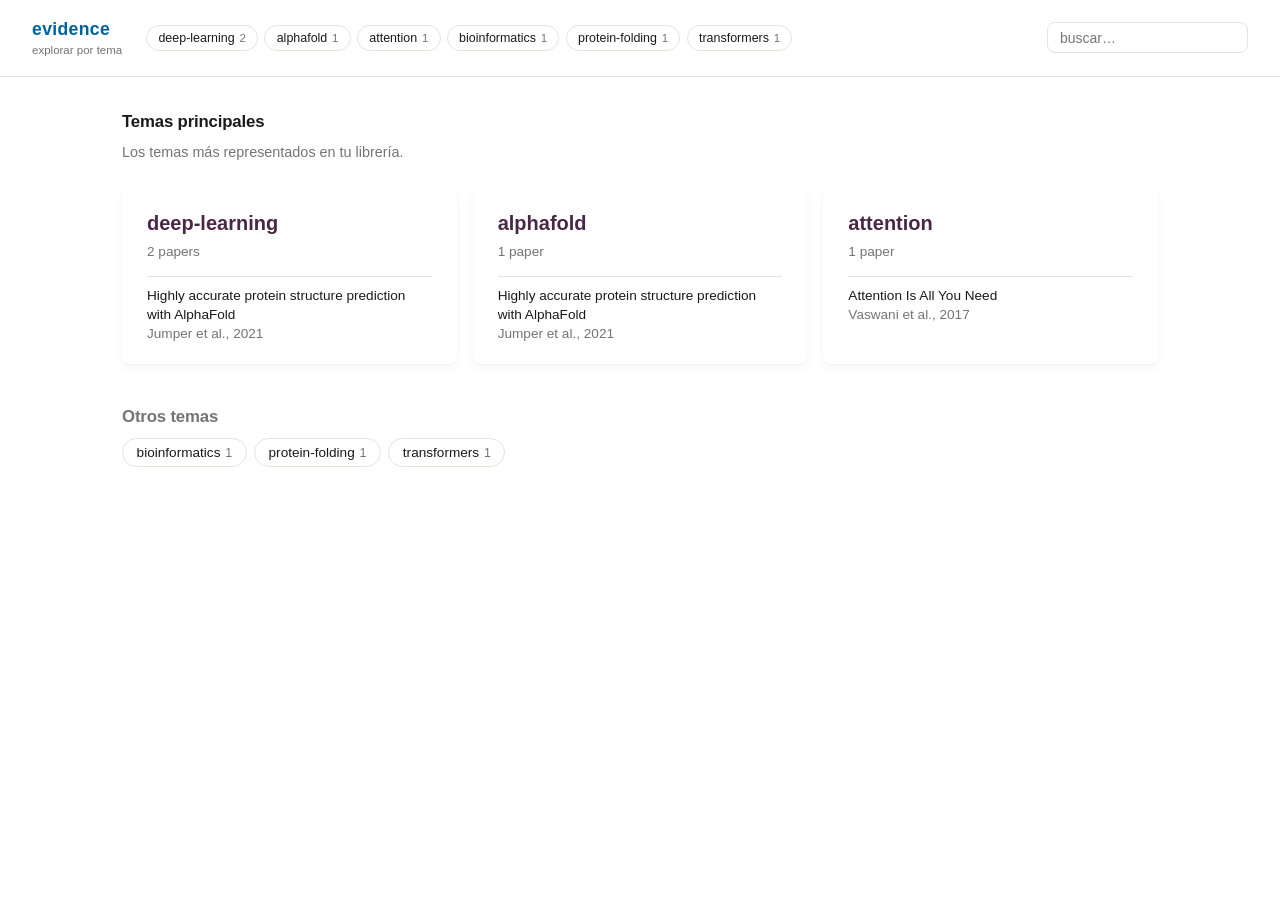
<file: index.html>
<!DOCTYPE html>
<html lang="es">
<head>
  <meta charset="UTF-8">
  <meta name="viewport" content="width=device-width, initial-scale=1.0">
  <title>evidence · temas</title>
  <link rel="stylesheet" href="styles.css">
</head>
<body>
  <header>
    <div class="brand">
      <h1>evidence</h1>
      <p class="tagline">explorar por tema</p>
    </div>
    <button id="back" class="hidden" type="button">← Todos los temas</button>
    <nav id="header-tags" class="header-tags" aria-label="Atajos por tema"></nav>
    <input id="q" type="search" placeholder="buscar…" autocomplete="off">
  </header>

  <main>
    <!-- Landing: categorías -->
    <section id="categories">
      <h2>Temas principales</h2>
      <p class="muted-sub">Los temas más representados en tu librería.</p>
      <div class="primary-grid" id="primary-tags"></div>

      <h2 class="secondary-heading">Otros temas</h2>
      <div class="secondary-row" id="secondary-tags"></div>
    </section>

    <!-- Papers para un tag -->
    <section id="tag-papers" class="hidden">
      <h2 id="tag-title"></h2>
      <p id="tag-meta" class="muted-sub"></p>
      <ol id="papers-list"></ol>
    </section>

    <!-- Detalle de un paper -->
    <section id="detail" class="hidden"></section>
  </main>

  <script src="vendor/marked.min.js"></script>
  <script src="app.js"></script>
</body>
</html>
</file>
<file: styles.css>
/* evidence — sitio principal.
   Navegación primero por tema (temas como cards grandes), drill-down a papers,
   detalle con markdown rendering. Tags rankeados por frecuencia: top N son
   "primarios" (cards), resto secundarios (chips).
   Paleta custom del autor — color sólo donde aporta significado. */

:root {
  /* Superficies */
  --bg:          #ffffff;
  --surface:     #ffffff;
  --surface-soft:#fff6e0;        /* crema — highlights muy suaves */
  /* Texto */
  --ink:         #1a1a1a;        /* cuerpo */
  --brand:       #4a2746;        /* púrpura — brand + headings */
  --muted:       #747474;        /* gris — secundario */
  --rule:        #e8e3da;        /* tan claro — bordes/reglas */
  /* Interacción */
  --accent:      #0062a0;        /* azul — links, estado activo */
  --accent-soft: #e5f0f7;        /* azul muy diluido */
  /* Estado / éxito */
  --success:      #75924e;       /* oliva — leído (✓) */
  /* Reservados para roles futuros (no usados ahora) */
  --warn:         #e88663;       /* coral — error o alerta */
  --warm:         #bca493;       /* tan — destacar superficies cálidas */
  /* Atajos */
  --shadow:      0 1px 2px rgba(0,0,0,0.04), 0 4px 12px rgba(0,0,0,0.04);
  --radius:      8px;
}

* { box-sizing: border-box; }
body {
  margin: 0;
  font-family: -apple-system, BlinkMacSystemFont, "Segoe UI", sans-serif;
  background: var(--bg);
  color: var(--ink);
  line-height: 1.5;
  font-size: 15px;
}

.hidden { display: none !important; }
.muted-sub { color: var(--muted); font-size: 0.9rem; margin: 0 0 1.5rem 0; }

/* Header */
header {
  display: flex;
  align-items: center;
  gap: 1rem;
  padding: 1rem 2rem;
  background: var(--surface);
  border-bottom: 1px solid var(--rule);
  position: sticky;
  top: 0;
  z-index: 10;
}
.brand h1 {
  margin: 0;
  font-size: 1.1rem;
  font-weight: 600;
  color: var(--accent);
  letter-spacing: 0.02em;
}
.tagline {
  margin: 0;
  font-size: 0.72rem;
  color: var(--muted);
}
#back {
  font-family: inherit;
  font-size: 0.85rem;
  background: none;
  border: 1px solid var(--rule);
  padding: 0.35rem 0.8rem;
  border-radius: var(--radius);
  cursor: pointer;
  color: var(--ink);
}
#back:hover { border-color: var(--accent); color: var(--accent); }
/* Header tags: atajos rápidos a cada tema, entre brand y buscar. */
.header-tags {
  flex: 1;
  display: flex;
  flex-wrap: nowrap;
  gap: 0.4rem;
  overflow-x: auto;
  scrollbar-width: none;          /* Firefox */
  margin: 0 0.5rem;
  padding: 0.15rem 0;
  min-width: 0;                   /* permite encogerse */
}
.header-tags::-webkit-scrollbar { display: none; } /* Safari/Chrome */
.header-tag {
  flex-shrink: 0;
  font-family: inherit;
  font-size: 0.78rem;
  padding: 0.3rem 0.7rem;
  border: 1px solid var(--rule);
  background: var(--surface);
  color: var(--ink);
  border-radius: 999px;
  cursor: pointer;
  white-space: nowrap;
  transition: border-color 0.12s, background 0.12s, color 0.12s;
}
/* Sin distinción visual por jerarquía en los chips: todos iguales por defecto.
   La diferenciación primarios/secundarios ocurre en la landing (cards vs chips). */
.header-tag .count {
  margin-left: 0.3rem;
  color: var(--muted);
  font-size: 0.72rem;
  font-weight: normal;
}
.header-tag.active {
  background: var(--accent);
  color: var(--surface);
  border-color: var(--accent);
}
.header-tag.active .count { color: rgba(255,255,255,0.8); }
.header-tag:hover:not(.active) {
  border-color: var(--accent);
  color: var(--accent);
}

#q {
  flex-shrink: 0;
  font-family: inherit;
  font-size: 0.875rem;
  padding: 0.4rem 0.75rem;
  border: 1px solid var(--rule);
  border-radius: var(--radius);
  min-width: 200px;
  background: var(--surface);
}
#q:focus { outline: 2px solid var(--accent); outline-offset: -1px; border-color: transparent; }

main {
  max-width: 1100px;
  margin: 2rem auto 4rem auto;
  padding: 0 2rem;
}

h2 {
  font-size: 1.05rem;
  font-weight: 600;
  margin: 2rem 0 0.5rem 0;
  letter-spacing: -0.01em;
}
.secondary-heading { color: var(--muted); margin-top: 2.5rem; }

/* Primary tag cards */
.primary-grid {
  display: grid;
  grid-template-columns: repeat(auto-fill, minmax(280px, 1fr));
  gap: 1rem;
  margin-top: 1rem;
}
.primary-card {
  background: var(--surface);
  border-radius: var(--radius);
  padding: 1.25rem 1.5rem;
  box-shadow: var(--shadow);
  cursor: pointer;
  transition: transform 0.15s ease, box-shadow 0.15s ease, border-color 0.15s ease;
  border: 1px solid transparent;
}
.primary-card:hover {
  transform: translateY(-2px);
  box-shadow: 0 2px 4px rgba(0,0,0,0.06), 0 8px 24px rgba(0,0,0,0.08);
  border-color: var(--accent);
}
.primary-card .tag-name {
  font-size: 1.25rem;
  font-weight: 600;
  margin-bottom: 0.2rem;
  color: var(--brand);
}
.primary-card .tag-count {
  font-size: 0.85rem;
  color: var(--muted);
}
.primary-card .preview {
  margin-top: 0.85rem;
  font-size: 0.85rem;
  color: var(--muted);
  border-top: 1px solid var(--rule);
  padding-top: 0.6rem;
  line-height: 1.4;
}
.primary-card .preview-title {
  color: var(--ink);
  font-weight: 500;
}

/* Secondary tag chips */
.secondary-row {
  display: flex;
  flex-wrap: wrap;
  gap: 0.45rem;
  margin-top: 0.5rem;
}
.secondary-chip {
  background: var(--surface);
  border: 1px solid var(--rule);
  padding: 0.4rem 0.85rem;
  border-radius: 999px;
  font-size: 0.85rem;
  cursor: pointer;
  font-family: inherit;
  color: var(--ink);
}
.secondary-chip .count {
  color: var(--muted);
  margin-left: 0.3rem;
  font-size: 0.78rem;
}
.secondary-chip:hover {
  border-color: var(--accent);
  background: var(--accent-soft);
  color: var(--accent);
}

/* Tag-papers view */
#tag-papers h2 {
  font-size: 1.6rem;
  margin-top: 0;
  color: var(--brand);
}
#papers-list {
  list-style: none;
  padding: 0;
  display: grid;
  grid-template-columns: repeat(auto-fill, minmax(360px, 1fr));
  gap: 1rem;
}
.paper-card {
  background: var(--surface);
  border-radius: var(--radius);
  padding: 1rem 1.25rem;
  box-shadow: var(--shadow);
  cursor: pointer;
  transition: transform 0.12s ease;
}
.paper-card:hover { transform: translateY(-1px); }
.paper-card .title {
  font-weight: 600;
  margin-bottom: 0.25rem;
  line-height: 1.3;
}
.paper-card .authors {
  font-size: 0.85rem;
  color: var(--muted);
}
.paper-card .mini-tags {
  margin-top: 0.6rem;
  display: flex;
  flex-wrap: wrap;
  gap: 0.25rem;
}
.paper-card .mini-tag {
  font-size: 0.7rem;
  background: var(--bg);
  border: 1px solid var(--rule);
  padding: 0.12rem 0.45rem;
  border-radius: 999px;
  color: var(--muted);
}
.paper-card .mini-tag.active {
  background: var(--accent-soft);
  color: var(--accent);
  border-color: var(--accent);
}

/* Detail */
#detail {
  max-width: 700px;
  margin: 0 auto;
  background: var(--surface);
  padding: 2rem;
  border-radius: var(--radius);
  box-shadow: var(--shadow);
}
.back-btn {
  font-family: inherit;
  font-size: 0.85rem;
  background: none;
  border: 1px solid var(--rule);
  padding: 0.35rem 0.8rem;
  border-radius: var(--radius);
  cursor: pointer;
  color: var(--muted);
  margin-bottom: 1.25rem;
}
.back-btn:hover { color: var(--accent); border-color: var(--accent); }
#detail h2.title {
  font-size: 1.4rem;
  line-height: 1.3;
  margin: 0 0 0.5rem 0;
  color: var(--brand);
}
.muted { color: var(--muted); }
.italic { font-style: italic; margin: 0.25rem 0 0 0; }
.section-h {
  font-size: 0.72rem;
  text-transform: uppercase;
  letter-spacing: 0.06em;
  color: var(--muted);
  margin: 1.5rem 0 0.4rem 0;
  font-weight: 600;
}
.section-body { font-size: 0.95rem; line-height: 1.6; }
.section-body p { margin: 0.5rem 0; }
.section-body ul { padding-left: 1.25rem; }
.section-body code {
  font-family: ui-monospace, SFMono-Regular, monospace;
  font-size: 0.85em;
  background: var(--surface-soft);
  padding: 0.05rem 0.3rem;
  border-radius: 3px;
}
.section-body pre {
  background: var(--surface-soft);
  padding: 0.6rem 0.8rem;
  border-radius: var(--radius);
  overflow-x: auto;
  font-size: 0.8rem;
}
.section-body pre code { background: none; padding: 0; }
.section-body a { color: var(--accent); }
.section-body blockquote {
  border-left: 3px solid var(--accent);
  padding-left: 0.75rem;
  color: var(--muted);
  margin: 0.75rem 0;
}
.detail-tags {
  margin-top: 1.5rem;
  display: flex;
  flex-wrap: wrap;
  gap: 0.35rem;
}
.detail-tags .chip {
  font-size: 0.8rem;
  padding: 0.25rem 0.65rem;
  background: var(--accent-soft);
  color: var(--accent);
  border-radius: 999px;
  cursor: pointer;
  border: 1px solid var(--accent);
}
.detail-links {
  margin-top: 1.5rem;
  display: flex;
  gap: 0.75rem;
}
.detail-links a {
  font-size: 0.85rem;
  padding: 0.4rem 0.9rem;
  border: 1px solid var(--accent);
  border-radius: var(--radius);
  color: var(--accent);
  text-decoration: none;
}
.detail-links a:hover {
  background: var(--accent);
  color: var(--surface);
}
</file>
